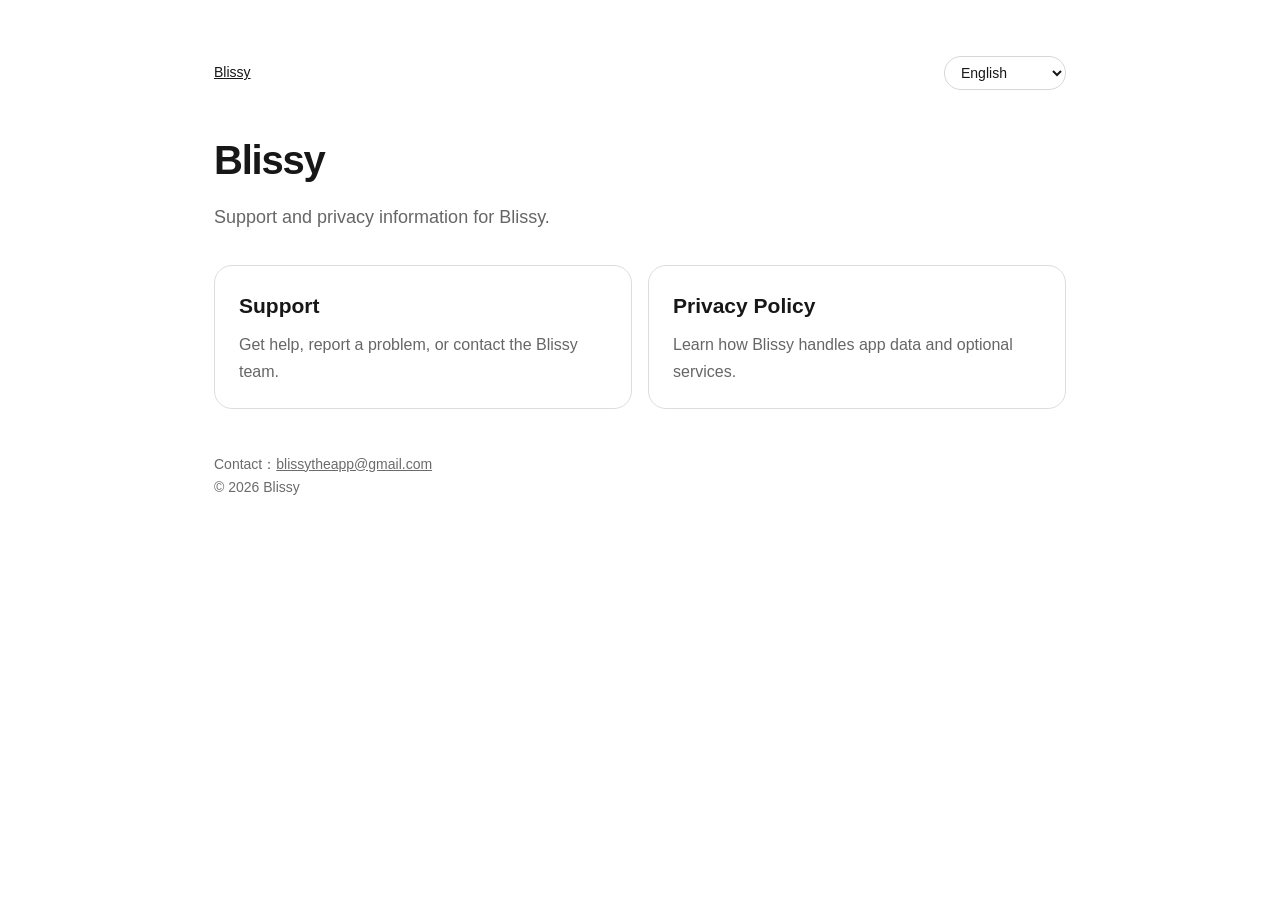
<file: index.html>
<!doctype html>
<html lang="zh-Hant">
<head>
<meta charset="utf-8">
<meta name="viewport" content="width=device-width,initial-scale=1">
<meta name="description" content="Blissy support and privacy information.">
<title>Blissy</title>
<link rel="stylesheet" href="site.css">
</head>
<body data-page="home">
<nav>
  <div class="links"><a href="index.html">Blissy</a></div>
  <div class="lang-switcher">
    <select id="language-selector" data-i18n-aria-label="languageSelector" aria-label="語言">
      <option value="zh-Hant">繁體中文</option>
      <option value="zh-Hans">简体中文</option>
      <option value="en">English</option>
    </select>
  </div>
</nav>

<h1>Blissy</h1>
<p class="lead" data-i18n="homeLead">Blissy 的支援與隱私資訊。</p>

<div class="grid">
  <a class="card" href="support.html">
    <h2 data-i18n="homeSupportTitle">支援</h2>
    <p data-i18n="homeSupportBody">取得協助、回報問題或聯絡 Blissy 團隊。</p>
  </a>
  <a class="card" href="privacy.html">
    <h2 data-i18n="homePrivacyTitle">隱私權政策</h2>
    <p data-i18n="homePrivacyBody">了解 Blissy 如何處理 App 資料與選用服務。</p>
  </a>
</div>

<footer><span data-i18n="contactLabel">聯絡信箱</span>：<a href="mailto:blissytheapp@gmail.com">blissytheapp@gmail.com</a><br>© 2026 Blissy</footer>

<script src="site.js"></script>
</body>
</html>
</file>
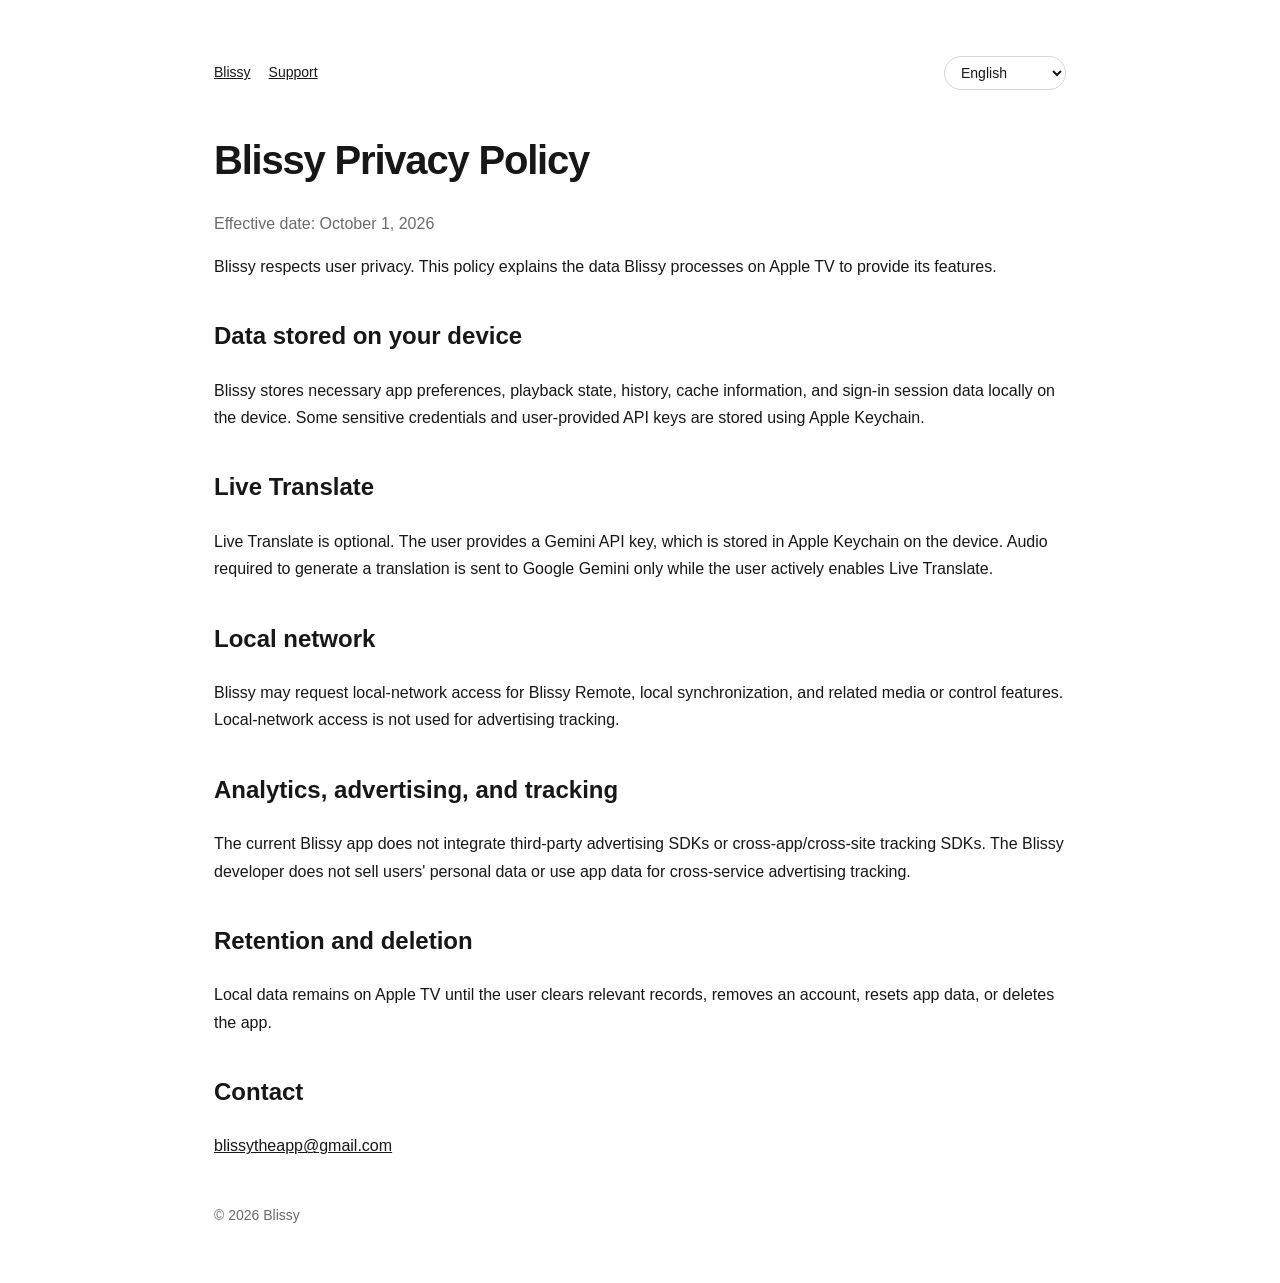
<file: privacy.html>
<!doctype html>
<html lang="zh-Hant">
<head>
<meta charset="utf-8">
<meta name="viewport" content="width=device-width,initial-scale=1">
<meta name="description" content="Blissy privacy policy.">
<title>Blissy 隱私權政策</title>
<link rel="stylesheet" href="site.css">
</head>
<body data-page="privacy">
<nav>
  <div class="links"><a href="index.html">Blissy</a><a href="support.html" data-i18n="navSupport">支援</a></div>
  <div class="lang-switcher">
    <select id="language-selector" data-i18n-aria-label="languageSelector" aria-label="語言">
      <option value="zh-Hant">繁體中文</option>
      <option value="zh-Hans">简体中文</option>
      <option value="en">English</option>
    </select>
  </div>
</nav>

<h1 data-i18n="privacyPageTitle">Blissy 隱私權政策</h1>
<p class="muted" data-i18n="privacyEffectiveDate">生效日期：2026-10-01</p>
<p data-i18n="privacyIntro">Blissy 重視使用者隱私。本政策說明 Blissy 在 Apple TV 上為提供功能而處理的資料。</p>

<h2 data-i18n="privacyDeviceTitle">裝置上的資料</h2>
<p data-i18n="privacyDeviceBody">Blissy 會在裝置本機保存必要的 App 設定、播放狀態、歷史紀錄、快取資訊與登入工作階段資料。部分敏感憑證與使用者提供的 API Key 會使用 Apple Keychain 儲存。</p>

<h2 data-i18n="privacyTranslateTitle">即時翻譯</h2>
<p data-i18n="privacyTranslateBody">即時翻譯為選用功能。使用者需自行提供 Gemini API Key，該 Key 儲存在裝置的 Apple Keychain。只有在使用者主動啟用即時翻譯時，產生翻譯所需的音訊資料才會傳送至 Google Gemini。</p>

<h2 data-i18n="privacyNetworkTitle">區域網路</h2>
<p data-i18n="privacyNetworkBody">Blissy 可能要求區域網路權限，用於 Blissy Remote、本機同步及相關媒體或控制功能。區域網路權限不會用於廣告追蹤。</p>

<h2 data-i18n="privacyAnalyticsTitle">分析、廣告與追蹤</h2>
<p data-i18n="privacyAnalyticsBody">目前 Blissy 未整合第三方廣告 SDK 或跨 App／網站追蹤 SDK。Blissy 開發者不會出售使用者個人資料，也不會使用 App 資料進行跨服務廣告追蹤。</p>

<h2 data-i18n="privacyRetentionTitle">保存與刪除</h2>
<p data-i18n="privacyRetentionBody">本機資料會保存在 Apple TV 上，直到使用者清除相關紀錄、移除帳號、重設資料或刪除 App。</p>

<h2 data-i18n="privacyContactTitle">聯絡方式</h2>
<p><a href="mailto:blissytheapp@gmail.com">blissytheapp@gmail.com</a></p>

<footer>© 2026 Blissy</footer>

<script src="site.js"></script>
</body>
</html>
</file>
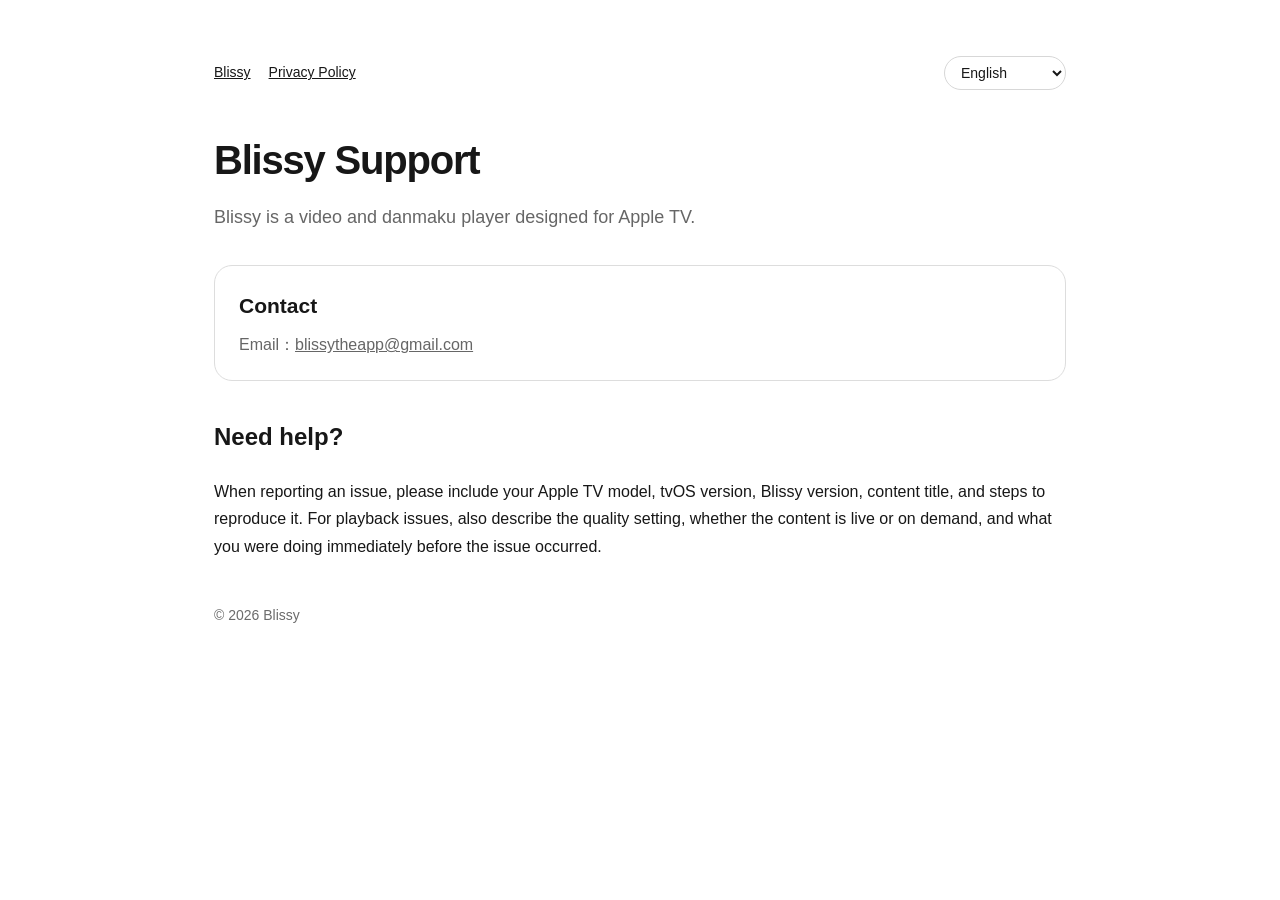
<file: support.html>
<!doctype html>
<html lang="zh-Hant">
<head>
<meta charset="utf-8">
<meta name="viewport" content="width=device-width,initial-scale=1">
<meta name="description" content="Blissy support for Apple TV.">
<title>Blissy 支援</title>
<link rel="stylesheet" href="site.css">
</head>
<body data-page="support">
<nav>
  <div class="links"><a href="index.html">Blissy</a><a href="privacy.html" data-i18n="navPrivacy">隱私權政策</a></div>
  <div class="lang-switcher">
    <select id="language-selector" data-i18n-aria-label="languageSelector" aria-label="語言">
      <option value="zh-Hant">繁體中文</option>
      <option value="zh-Hans">简体中文</option>
      <option value="en">English</option>
    </select>
  </div>
</nav>

<h1 data-i18n="supportPageTitle">Blissy 支援</h1>
<p class="lead" data-i18n="supportLead">Blissy 是為 Apple TV 打造的影音與彈幕播放器。</p>

<div class="card">
  <h2 data-i18n="supportContactTitle">聯絡我們</h2>
  <p><span data-i18n="supportEmailLabel">Email</span>：<a href="mailto:blissytheapp@gmail.com">blissytheapp@gmail.com</a></p>
</div>

<h2 data-i18n="supportHelpTitle">需要協助？</h2>
<p data-i18n="supportHelpBody">回報問題時，建議附上 Apple TV 型號、tvOS 版本、Blissy 版本、內容名稱與可重現步驟。若問題與播放相關，也請描述畫質、直播或影片類型，以及問題發生前的操作。</p>

<footer>© 2026 Blissy</footer>

<script src="site.js"></script>
</body>
</html>
</file>
<file: site.css>
:root{color-scheme:light dark}
*{box-sizing:border-box}
body{font-family:-apple-system,BlinkMacSystemFont,"SF Pro Text","Segoe UI",sans-serif;max-width:900px;margin:0 auto;padding:56px 24px;line-height:1.7;background:#fff;color:#171717}
nav{display:flex;align-items:center;justify-content:space-between;gap:20px;margin-bottom:36px;font-size:14px}
nav .links{display:flex;gap:18px;align-items:center}
nav a,a{color:inherit}
.lang-switcher{display:flex;align-items:center}
.lang-switcher select{font:inherit;border:1px solid #d7d7d7;background:transparent;color:inherit;border-radius:999px;padding:7px 32px 7px 12px;cursor:pointer}
h1{font-size:40px;letter-spacing:-.03em;margin:0 0 8px}
h2{margin-top:36px}
.lead{font-size:18px;color:#666;margin:0 0 32px}
.muted,small,footer{color:#6b6b6b}
.grid{display:grid;grid-template-columns:repeat(auto-fit,minmax(240px,1fr));gap:16px}
.card{display:block;padding:22px 24px;border:1px solid #ddd;border-radius:18px;margin:22px 0;text-decoration:none;color:inherit}
.grid .card{margin:0}
.card h2{margin:0 0 8px;font-size:21px}
.card p{margin:0;color:#666}
footer{margin-top:44px;font-size:14px}
@media(max-width:640px){nav{align-items:flex-start;flex-direction:column}.lang-switcher{width:100%}.lang-switcher select{width:100%}}
@media(prefers-color-scheme:dark){
body{background:#0b0b0b;color:#f3f3f3}.lead,.muted,small,footer,.card p{color:#aaa}.card{border-color:#333}
.lang-switcher select{border-color:#3b3b3b}
}
</file>
